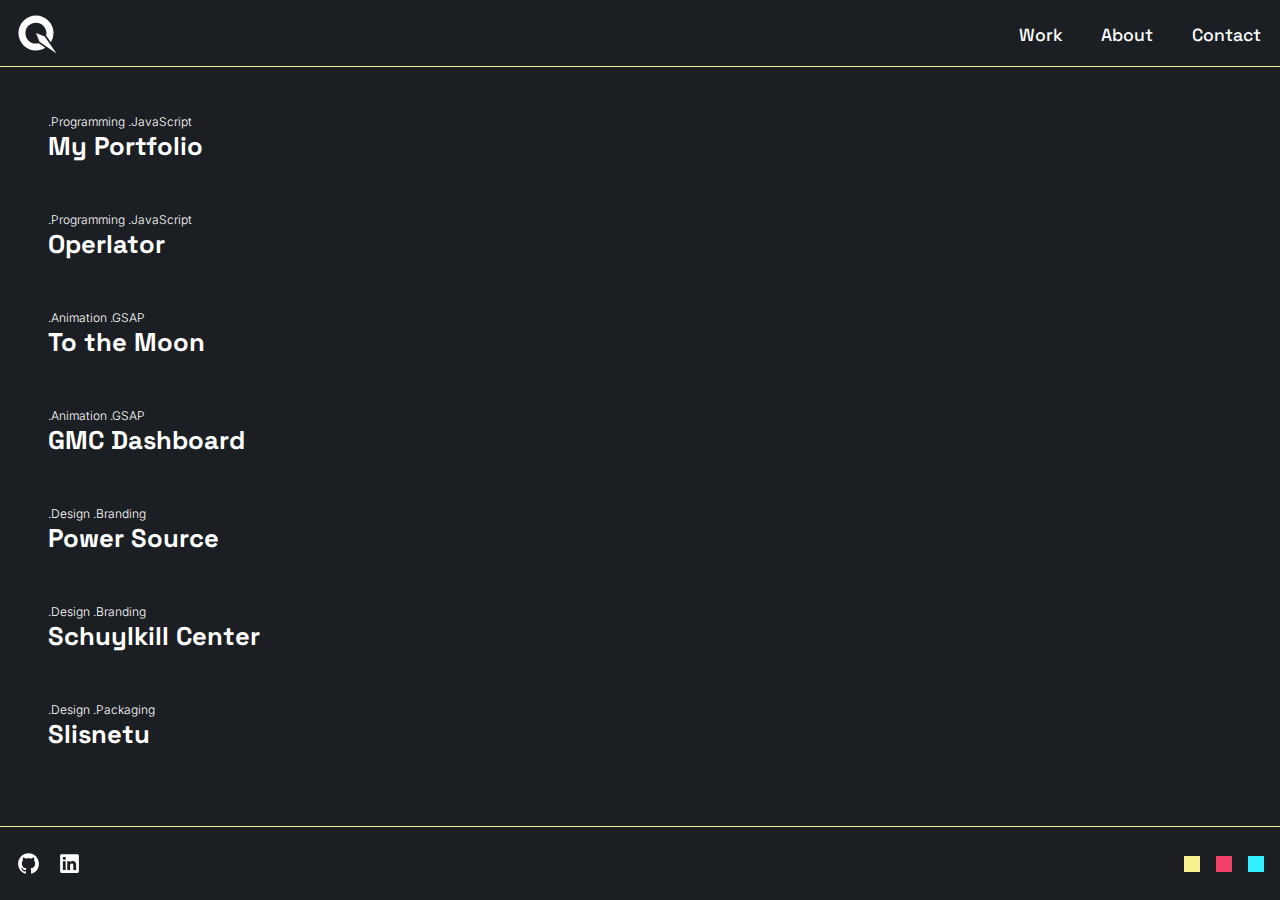
<file: index.html>
<!DOCTYPE html>
<html lang="en">
  <head>
    <meta charset="UTF-8" />
    <meta name="viewport" content="width=device-width, initial-scale=1.0" />
    <link
      href="https://fonts.googleapis.com/css2?family=Inter:ital,opsz,wght@0,14..32,100..900;1,14..32,100..900&family=Space+Grotesk:wght@300..700&display=swap"
      rel="stylesheet"
    />
    <link rel="stylesheet" href="global.css" />
    <link rel="stylesheet" href="main.css" />
    <title>Portfolio</title>
  </head>
  <body>
    <header>
      <section class="header-container">
        <a href="index.html">
          <svg viewBox="0 0 250 250" class="logo">
            <path
              class="st0"
              d="m125 125 15.65 39.1 75.75 52.3-52.34-75.68z"
              id="q2"
            />
            <path
              class="st0"
              d="M137.59 170.63c-4.09 1.16-8.4 1.8-12.86 1.8-25.89 0-46.87-20.98-46.87-46.87 0-13.14 5.41-25.01 14.13-33.52l-.07-.19.2.07c8.44-8.18 19.93-13.22 32.61-13.22 25.89 0 46.87 20.98 46.87 46.87 0 3.83-.47 7.54-1.33 11.1l21.09 29.98a77.958 77.958 0 0 0 11.99-41.64c0-43.27-35.08-78.35-78.35-78.35S46.65 81.73 46.65 125s35.08 78.35 78.35 78.35c15.37 0 29.7-4.45 41.8-12.1l-29.21-20.62z"
              id="q1"
            />
          </svg>
        </a>
        <nav class="nav-container">
          <a href="#" class="btn-work">Work</a>
          <a href="#" class="btn-about">About</a>
          <a href="#" class="btn-contact">Contact</a>
        </nav>
      </section>
    </header>
    <section class="main-container">
      <section class="content-container">
        <section class="work-section">
          <div class="works">
            <span>.Programming .JavaScript</span>
            <a href="https://github.com/Nexqz/portfolio" target="_blank">
              <h1>My Portfolio</h1>
            </a>
          </div>

          <div class="works">
            <span>.Programming .JavaScript</span>
            <a href="https://nexqz.github.io/operlator" target="_blank">
              <h1>Operlator</h1>
            </a>
          </div>

          <div class="works">
            <span>.Animation .GSAP</span>
            <a href="projects/tothemoon.html">
              <h1>To the Moon</h1>
            </a>
          </div>

          <div class="works">
            <span>.Animation .GSAP</span>
            <a href="projects/dashboard.html">
              <h1>GMC Dashboard</h1>
            </a>
          </div>

          <div class="works">
            <span>.Design .Branding</span>
            <a href="projects/powersource.html">
              <h1>Power Source</h1>
            </a>
          </div>

          <div class="works">
            <span>.Design .Branding</span>
            <a href="projects/schuylkill.html">
              <h1>Schuylkill Center</h1>
            </a>
          </div>

          <div class="works">
            <span>.Design .Packaging</span>
            <a href="projects/slisnetu.html">
              <h1>Slisnetu</h1>
            </a>
          </div>
        </section>

        <section class="about-section">
          <div class="about-me">
            <img
              src="assets/about.jpg"
              alt="black and white chairs"
              class="about-img"
            />
            <p>
              Hello, I'm Qiujin Zou, a graphic designer and aspiring software
              engineer. I discovered my passion for software engineering while
              enjoying the challenge of spending long hours debugging code. With
              my background in design, I’m eager to learn software engineering
              skills to bring my creations to life with functionality. When I'm
              not coding or designing, I enjoy playing video games, exploring
              topics related to space and nature, and reading manhua.
            </p>
          </div>
        </section>

        <section class="contact-section">
          <div class="contact">
            <h2>Get in touch</h2>
            <form
              action="https://api.web3forms.com/submit"
              method="POST"
              class="form"
            >
              <input
                type="hidden"
                name="access_key"
                value="bf9f1d09-91ee-41ea-855a-9d54ebe282cd"
              />
              <input
                type="checkbox"
                name="botcheck"
                class="hidden"
                style="display: none"
              />
              <div class="contact-input">
                <h3>Name</h3>
                <input
                  type="text"
                  name="name"
                  class="contact-name input"
                  required
                />
              </div>

              <div class="contact-input">
                <h3>Email</h3>
                <input
                  type="email"
                  name="email"
                  class="contact-email input"
                  required
                />
              </div>

              <div class="contact-input">
                <h3>Message</h3>
                <textarea
                  name="message"
                  class="contact-message input"
                  required
                ></textarea>
              </div>
              <div class="btn-container">
                <!-- <div class="btn-send">Send</div> -->
                <button type="submit" class="btn-send">
                  <svg width="50" height="50" class="btn-svg">
                    <path
                      id="q3"
                      d="m0 24.745 14.822 6.351 34.671-6.349-34.664-6.318L0 24.745Z"
                    />
                  </svg>
                  Send
                </button>
              </div>
            </form>
          </div>
        </section>
      </section>
    </section>
    <footer>
      <section class="footer-container">
        <div class="btn-social">
          <a class="icons" href="https://github.com/Nexqz" target="_blank"
            ><svg>
              <path fill="#1B1E22" d="M0 0h25v25H0z" />
              <path
                class="github"
                fill-rule="evenodd"
                clip-rule="evenodd"
                d="M12.509 2.257c-5.765 0-10.425 4.695-10.425 10.503 0 4.642 2.986 8.572 7.128 9.963.518.105.708-.226.708-.504 0-.244-.017-1.078-.017-1.948-2.9.627-3.504-1.252-3.504-1.252-.466-1.217-1.157-1.53-1.157-1.53-.95-.643.07-.643.07-.643 1.052.07 1.605 1.078 1.605 1.078.931 1.6 2.433 1.148 3.037.87.086-.679.363-1.148.656-1.409-2.313-.244-4.746-1.148-4.746-5.182 0-1.148.414-2.086 1.07-2.817-.104-.26-.466-1.339.103-2.782 0 0 .88-.278 2.865 1.078.85-.23 1.727-.347 2.607-.348.88 0 1.777.122 2.606.348C17.1 6.326 17.98 6.604 17.98 6.604c.57 1.443.207 2.521.104 2.782.673.73 1.07 1.67 1.07 2.817 0 4.034-2.434 4.921-4.764 5.182.38.33.708.956.708 1.947 0 1.409-.017 2.54-.017 2.887 0 .278.19.609.707.504a10.495 10.495 0 0 0 7.129-9.963c.017-5.808-4.66-10.503-10.408-10.503Z"
                fill="#fff"
              /></svg
          ></a>

          <a
            class="icons"
            href="https://www.linkedin.com/in/qiujin-zou-813805162/"
            target="_blank"
            ><svg>
              <path fill="#1B1E22" d="M0 0h25v25H0z" />
              <path
                class="linkedin"
                d="M21.875 4.504v15.992a1.379 1.379 0 0 1-1.379 1.379H4.504a1.379 1.379 0 0 1-1.379-1.379V4.504a1.379 1.379 0 0 1 1.379-1.379h15.992a1.379 1.379 0 0 1 1.379 1.379ZM8.64 10.294H5.882v8.824H8.64v-8.824Zm.248-3.033a1.588 1.588 0 0 0-1.577-1.6h-.05a1.6 1.6 0 0 0 0 3.2 1.588 1.588 0 0 0 1.627-1.55v-.05Zm10.23 6.496c0-2.652-1.688-3.684-3.364-3.684a3.144 3.144 0 0 0-2.79 1.423h-.078v-1.202h-2.592v8.824h2.758v-4.693a1.83 1.83 0 0 1 1.654-1.975h.105c.877 0 1.527.552 1.527 1.942v4.726h2.758l.022-5.36Z"
                fill="#fff"
              /></svg
          ></a>
        </div>

        <!-- <div class="copyright">&copy qiu</div> -->

        <div class="btn-colors">
          <div class="btn-yellow"></div>
          <div class="btn-red"></div>
          <div class="btn-blue"></div>
        </div>
      </section>
    </footer>
    <script src="scripts.js"></script>
  </body>
</html>
</file>
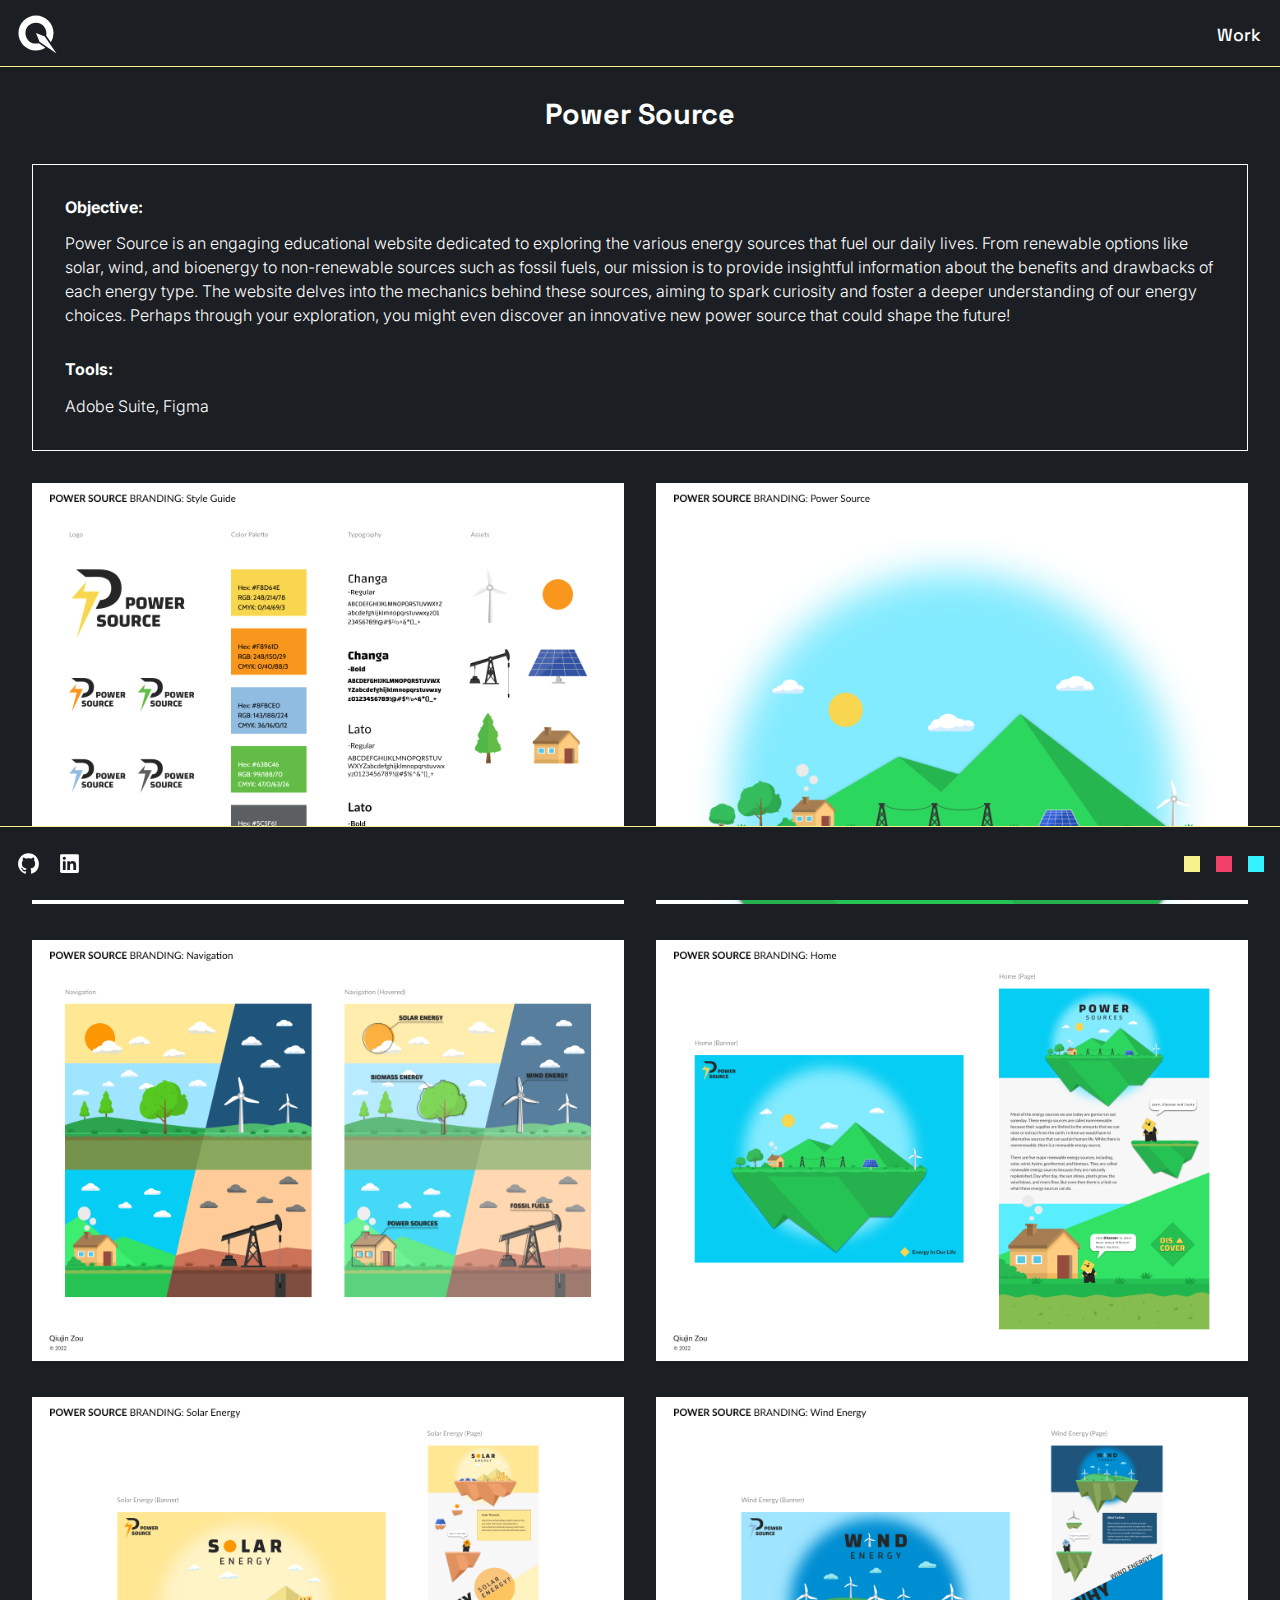
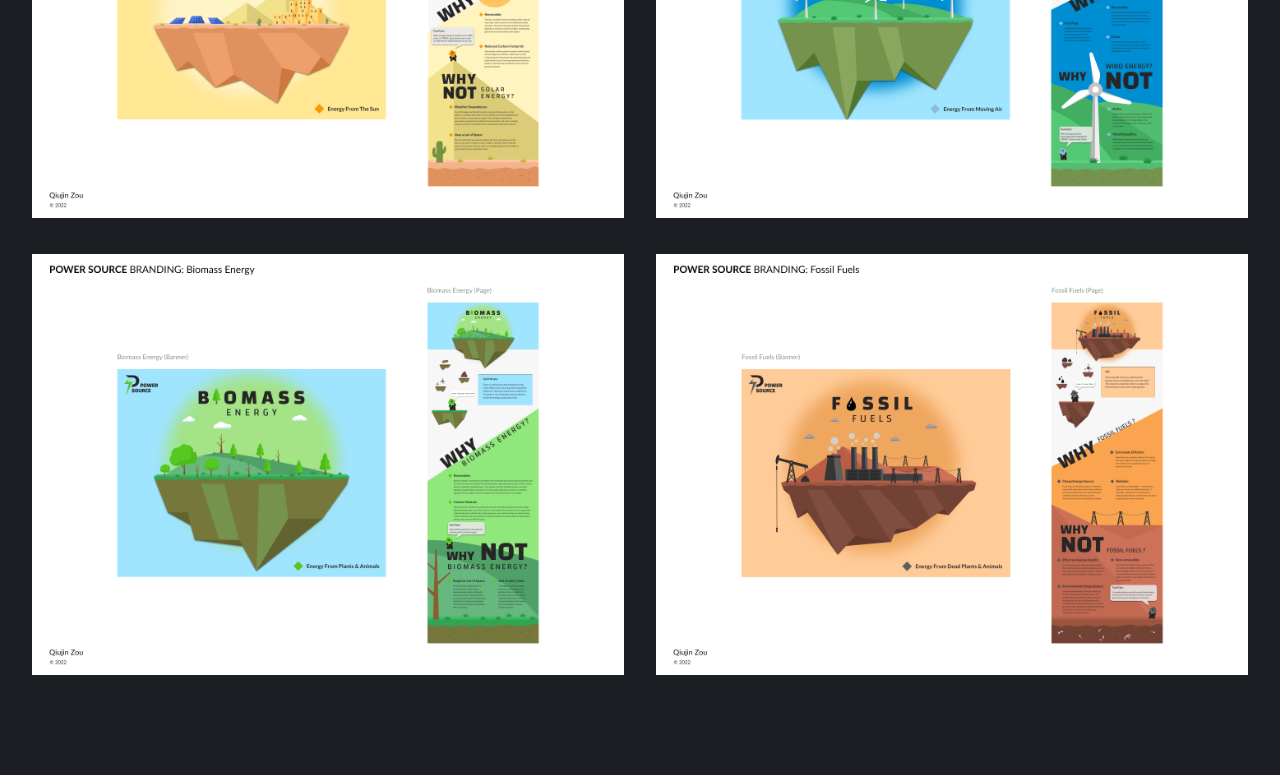
<file: projects/powersource.html>
<!DOCTYPE html>
<html lang="en">
  <head>
    <meta charset="UTF-8" />
    <meta name="viewport" content="width=device-width, initial-scale=1.0" />
    <link
      href="https://fonts.googleapis.com/css2?family=Inter:ital,opsz,wght@0,14..32,100..900;1,14..32,100..900&family=Space+Grotesk:wght@300..700&display=swap"
      rel="stylesheet"
    />
    <link
      rel="stylesheet"
      href="https://cdn.jsdelivr.net/npm/@fancyapps/ui@5.0/dist/fancybox/fancybox.css"
    />
    <link rel="stylesheet" href="../global.css" />
    <link rel="stylesheet" href="../css/powersource.css" />
    <title>Schuylkill Center</title>
  </head>
  <body>
    <header>
      <section class="header-container">
        <a href="../index.html">
          <svg viewBox="0 0 250 250" class="logo">
            <path
              class="st0"
              d="m125 125 15.65 39.1 75.75 52.3-52.34-75.68z"
              id="q2"
            />
            <path
              class="st0"
              d="M137.59 170.63c-4.09 1.16-8.4 1.8-12.86 1.8-25.89 0-46.87-20.98-46.87-46.87 0-13.14 5.41-25.01 14.13-33.52l-.07-.19.2.07c8.44-8.18 19.93-13.22 32.61-13.22 25.89 0 46.87 20.98 46.87 46.87 0 3.83-.47 7.54-1.33 11.1l21.09 29.98a77.958 77.958 0 0 0 11.99-41.64c0-43.27-35.08-78.35-78.35-78.35S46.65 81.73 46.65 125s35.08 78.35 78.35 78.35c15.37 0 29.7-4.45 41.8-12.1l-29.21-20.62z"
              id="q1"
            />
          </svg>
        </a>
        <nav class="nav-container">
          <a href="../index.html" class="btn-work">Work</a>
        </nav>
      </section>
    </header>
    <section class="projects-container">
      <section class="content-container">
        <h1>Power Source</h1>
        <div class="heading-section">
          <div class="objective">
            <h2>Objective:</h2>
            <p>
              Power Source is an engaging educational website dedicated to
              exploring the various energy sources that fuel our daily lives.
              From renewable options like solar, wind, and bioenergy to
              non-renewable sources such as fossil fuels, our mission is to
              provide insightful information about the benefits and drawbacks of
              each energy type. The website delves into the mechanics behind
              these sources, aiming to spark curiosity and foster a deeper
              understanding of our energy choices. Perhaps through your
              exploration, you might even discover an innovative new power
              source that could shape the future!
            </p>
          </div>

          <div class="tools">
            <h2>Tools:</h2>
            <p>Adobe Suite, Figma</p>
          </div>
        </div>

        <div class="image-section">
          <a
            href="../assets/powersource/style.jpg"
            data-fancybox="gallery"
            data-caption="Style Guide"
          >
            <img src="../assets/powersource/style.jpg" />
          </a>

          <a
            href="../assets/powersource/source.jpg"
            data-fancybox="gallery"
            data-caption="Power Source"
          >
            <img src="../assets/powersource/source.jpg" />
          </a>

          <a
            href="../assets/powersource/nav.jpg"
            data-fancybox="gallery"
            data-caption="Navigation"
          >
            <img src="../assets/powersource/nav.jpg" />
          </a>

          <a
            href="../assets/powersource/home.jpg"
            data-fancybox="gallery"
            data-caption="Home Page"
          >
            <img src="../assets/powersource/home.jpg" />
          </a>

          <a
            href="../assets/powersource/solar.jpg"
            data-fancybox="gallery"
            data-caption="Solar Energy Page"
          >
            <img src="../assets/powersource/solar.jpg" />
          </a>

          <a
            href="../assets/powersource/wind.jpg"
            data-fancybox="gallery"
            data-caption="Wind Energy Page"
          >
            <img src="../assets/powersource/wind.jpg" />
          </a>

          <a
            href="../assets/powersource/biomass.jpg"
            data-fancybox="gallery"
            data-caption="Biomass Energy Page"
          >
            <img src="../assets/powersource/biomass.jpg" />
          </a>

          <a
            href="../assets/powersource/fossil.jpg"
            data-fancybox="gallery"
            data-caption="Fossil Fuels Page"
          >
            <img src="../assets/powersource/fossil.jpg" />
          </a>
        </div>
      </section>
    </section>

    <footer>
      <section class="footer-container">
        <div class="btn-social">
          <a class="icons" href="https://github.com/Nexqz" target="_blank"
            ><svg>
              <path fill="#1B1E22" d="M0 0h25v25H0z" />
              <path
                class="github"
                fill-rule="evenodd"
                clip-rule="evenodd"
                d="M12.509 2.257c-5.765 0-10.425 4.695-10.425 10.503 0 4.642 2.986 8.572 7.128 9.963.518.105.708-.226.708-.504 0-.244-.017-1.078-.017-1.948-2.9.627-3.504-1.252-3.504-1.252-.466-1.217-1.157-1.53-1.157-1.53-.95-.643.07-.643.07-.643 1.052.07 1.605 1.078 1.605 1.078.931 1.6 2.433 1.148 3.037.87.086-.679.363-1.148.656-1.409-2.313-.244-4.746-1.148-4.746-5.182 0-1.148.414-2.086 1.07-2.817-.104-.26-.466-1.339.103-2.782 0 0 .88-.278 2.865 1.078.85-.23 1.727-.347 2.607-.348.88 0 1.777.122 2.606.348C17.1 6.326 17.98 6.604 17.98 6.604c.57 1.443.207 2.521.104 2.782.673.73 1.07 1.67 1.07 2.817 0 4.034-2.434 4.921-4.764 5.182.38.33.708.956.708 1.947 0 1.409-.017 2.54-.017 2.887 0 .278.19.609.707.504a10.495 10.495 0 0 0 7.129-9.963c.017-5.808-4.66-10.503-10.408-10.503Z"
                fill="#fff"
              /></svg
          ></a>

          <a
            class="icons"
            href="https://www.linkedin.com/in/qiujin-zou-813805162/"
            target="_blank"
            ><svg>
              <path fill="#1B1E22" d="M0 0h25v25H0z" />
              <path
                class="linkedin"
                d="M21.875 4.504v15.992a1.379 1.379 0 0 1-1.379 1.379H4.504a1.379 1.379 0 0 1-1.379-1.379V4.504a1.379 1.379 0 0 1 1.379-1.379h15.992a1.379 1.379 0 0 1 1.379 1.379ZM8.64 10.294H5.882v8.824H8.64v-8.824Zm.248-3.033a1.588 1.588 0 0 0-1.577-1.6h-.05a1.6 1.6 0 0 0 0 3.2 1.588 1.588 0 0 0 1.627-1.55v-.05Zm10.23 6.496c0-2.652-1.688-3.684-3.364-3.684a3.144 3.144 0 0 0-2.79 1.423h-.078v-1.202h-2.592v8.824h2.758v-4.693a1.83 1.83 0 0 1 1.654-1.975h.105c.877 0 1.527.552 1.527 1.942v4.726h2.758l.022-5.36Z"
                fill="#fff"
              /></svg
          ></a>
        </div>

        <!-- <div class="copyright">&copy qiu</div> -->

        <div class="btn-colors">
          <div class="btn-yellow"></div>
          <div class="btn-red"></div>
          <div class="btn-blue"></div>
        </div>
      </section>
    </footer>
    <script src="https://cdn.jsdelivr.net/npm/@fancyapps/ui@5.0/dist/fancybox/fancybox.umd.js"></script>
    <script src="../scripts.js"></script>
    <script>
      Fancybox.bind('[data-fancybox="gallery"]', {});
    </script>
  </body>
</html>
</file>
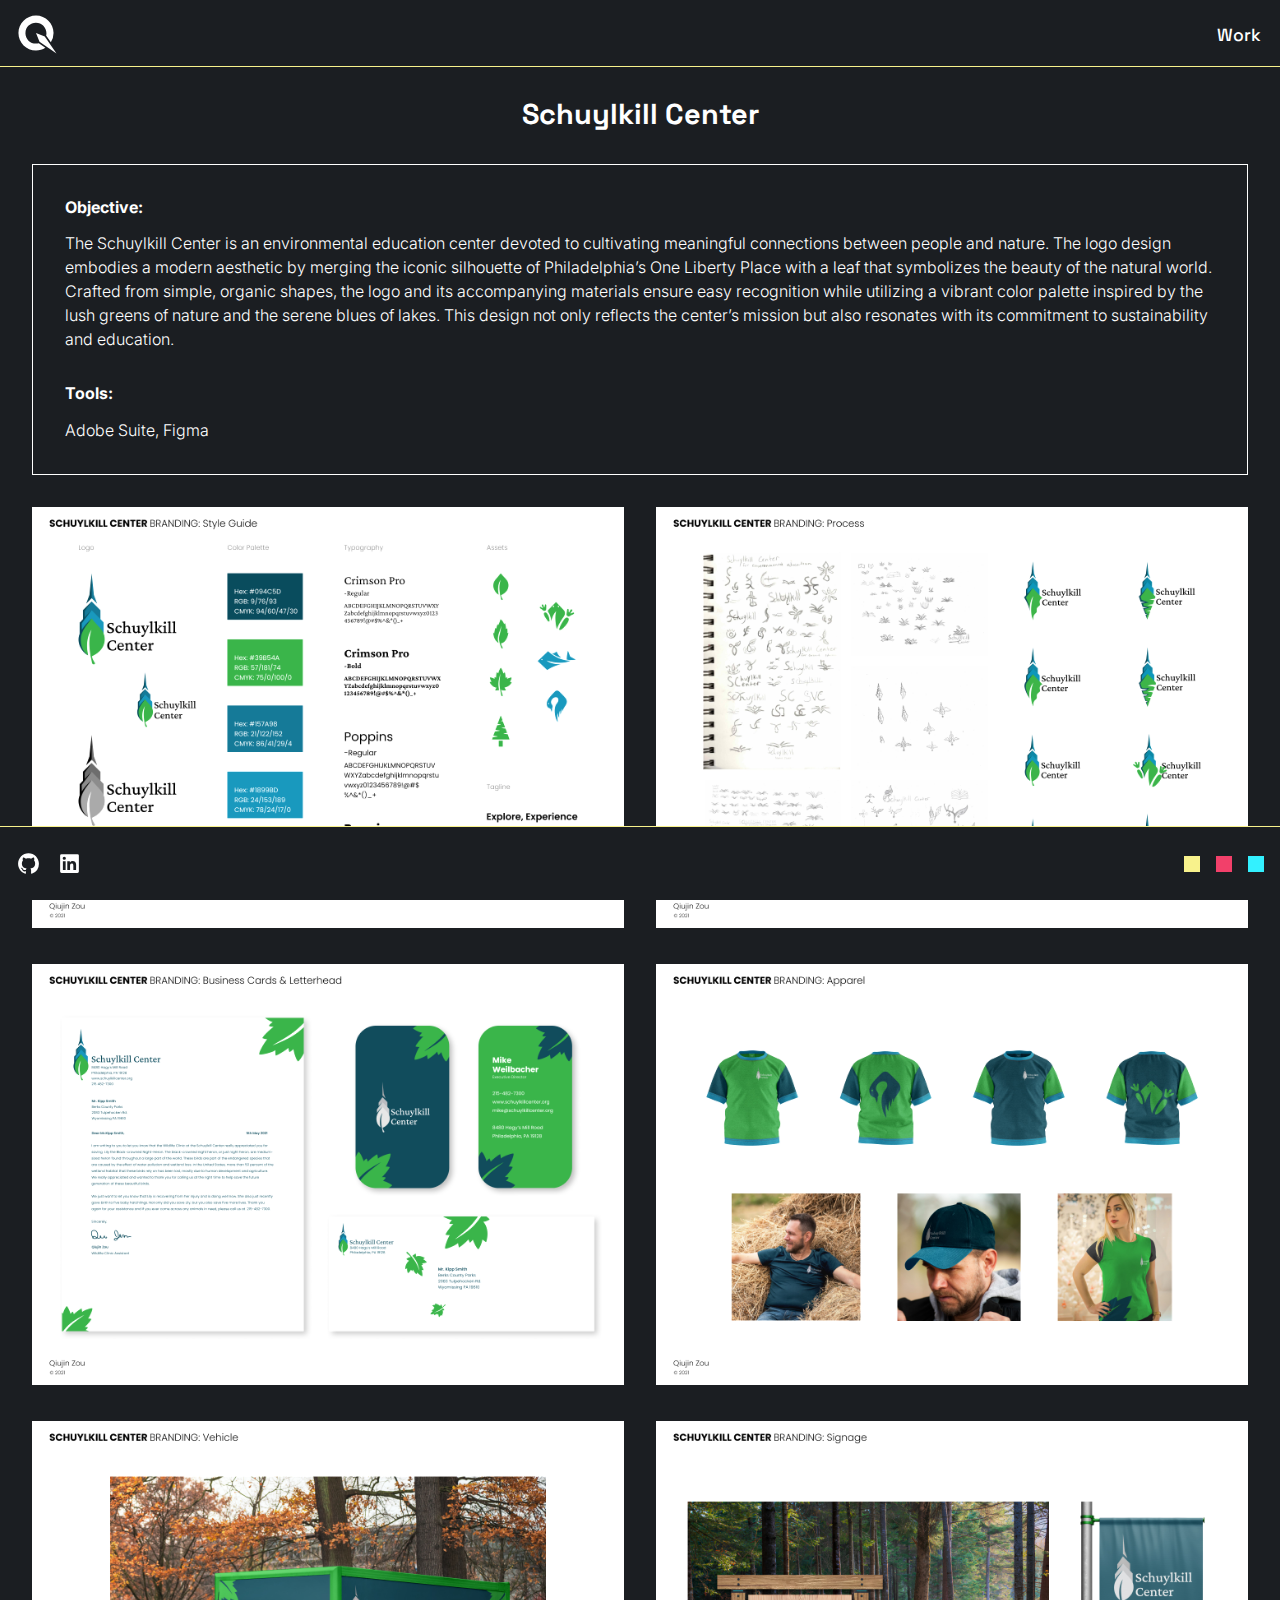
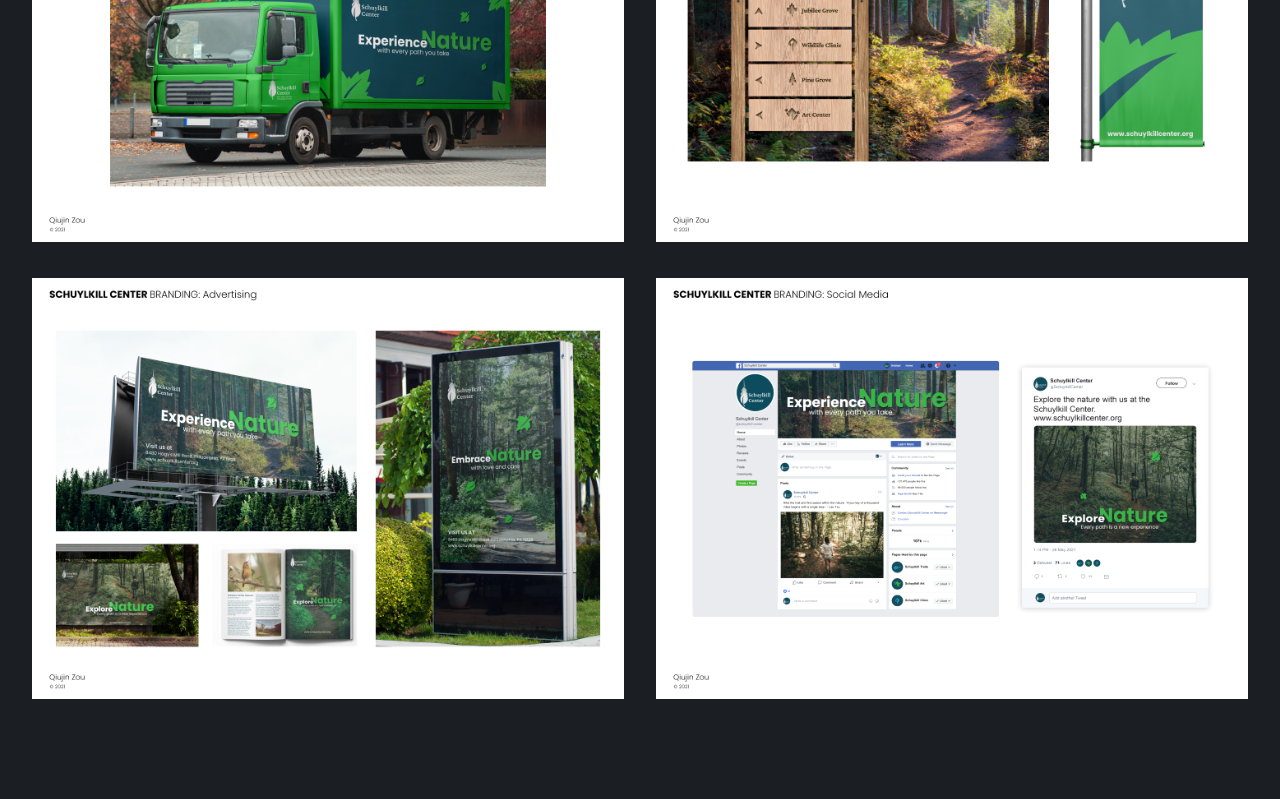
<file: projects/schuylkill.html>
<!DOCTYPE html>
<html lang="en">
  <head>
    <meta charset="UTF-8" />
    <meta name="viewport" content="width=device-width, initial-scale=1.0" />
    <link
      href="https://fonts.googleapis.com/css2?family=Inter:ital,opsz,wght@0,14..32,100..900;1,14..32,100..900&family=Space+Grotesk:wght@300..700&display=swap"
      rel="stylesheet"
    />
    <link
      rel="stylesheet"
      href="https://cdn.jsdelivr.net/npm/@fancyapps/ui@5.0/dist/fancybox/fancybox.css"
    />
    <link rel="stylesheet" href="../global.css" />
    <link rel="stylesheet" href="../css/schuylkill.css" />
    <title>Schuylkill Center</title>
  </head>
  <body>
    <header>
      <section class="header-container">
        <a href="../index.html">
          <svg viewBox="0 0 250 250" class="logo">
            <path
              class="st0"
              d="m125 125 15.65 39.1 75.75 52.3-52.34-75.68z"
              id="q2"
            />
            <path
              class="st0"
              d="M137.59 170.63c-4.09 1.16-8.4 1.8-12.86 1.8-25.89 0-46.87-20.98-46.87-46.87 0-13.14 5.41-25.01 14.13-33.52l-.07-.19.2.07c8.44-8.18 19.93-13.22 32.61-13.22 25.89 0 46.87 20.98 46.87 46.87 0 3.83-.47 7.54-1.33 11.1l21.09 29.98a77.958 77.958 0 0 0 11.99-41.64c0-43.27-35.08-78.35-78.35-78.35S46.65 81.73 46.65 125s35.08 78.35 78.35 78.35c15.37 0 29.7-4.45 41.8-12.1l-29.21-20.62z"
              id="q1"
            />
          </svg>
        </a>
        <nav class="nav-container">
          <a href="../index.html" class="btn-work">Work</a>
        </nav>
      </section>
    </header>
    <section class="projects-container">
      <section class="content-container">
        <h1>Schuylkill Center</h1>
        <div class="heading-section">
          <div class="objective">
            <h2>Objective:</h2>
            <p>
              The Schuylkill Center is an environmental education center devoted
              to cultivating meaningful connections between people and nature.
              The logo design embodies a modern aesthetic by merging the iconic
              silhouette of Philadelphia’s One Liberty Place with a leaf that
              symbolizes the beauty of the natural world. Crafted from simple,
              organic shapes, the logo and its accompanying materials ensure
              easy recognition while utilizing a vibrant color palette inspired
              by the lush greens of nature and the serene blues of lakes. This
              design not only reflects the center’s mission but also resonates
              with its commitment to sustainability and education.
            </p>
          </div>

          <div class="tools">
            <h2>Tools:</h2>
            <p>Adobe Suite, Figma</p>
          </div>
        </div>

        <div class="image-section">
          <a
            href="../assets/schuylkill/style.jpg"
            data-fancybox="gallery"
            data-caption="Style Guide"
          >
            <img src="../assets/schuylkill/style.jpg" />
          </a>

          <a
            href="../assets/schuylkill/process.jpg"
            data-fancybox="gallery"
            data-caption="Process"
          >
            <img src="../assets/schuylkill/process.jpg" />
          </a>

          <a
            href="../assets/schuylkill/cards.jpg"
            data-fancybox="gallery"
            data-caption="Business Cards & Letterhead"
          >
            <img src="../assets/schuylkill/cards.jpg" />
          </a>

          <a
            href="../assets/schuylkill/apparel.jpg"
            data-fancybox="gallery"
            data-caption="Apparel"
          >
            <img src="../assets/schuylkill/apparel.jpg" />
          </a>

          <a
            href="../assets/schuylkill/vehicle.jpg"
            data-fancybox="gallery"
            data-caption="Vehicle"
          >
            <img src="../assets/schuylkill/vehicle.jpg" />
          </a>

          <a
            href="../assets/schuylkill/signage.jpg"
            data-fancybox="gallery"
            data-caption="Signage"
          >
            <img src="../assets/schuylkill/signage.jpg" />
          </a>

          <a
            href="../assets/schuylkill/advertising.jpg"
            data-fancybox="gallery"
            data-caption="Advertising"
          >
            <img src="../assets/schuylkill/advertising.jpg" />
          </a>

          <a
            href="../assets/schuylkill/social.jpg"
            data-fancybox="gallery"
            data-caption="Social Media"
          >
            <img src="../assets/schuylkill/social.jpg" />
          </a>
        </div>
      </section>
    </section>

    <footer>
      <section class="footer-container">
        <div class="btn-social">
          <a class="icons" href="https://github.com/Nexqz" target="_blank"
            ><svg>
              <path fill="#1B1E22" d="M0 0h25v25H0z" />
              <path
                class="github"
                fill-rule="evenodd"
                clip-rule="evenodd"
                d="M12.509 2.257c-5.765 0-10.425 4.695-10.425 10.503 0 4.642 2.986 8.572 7.128 9.963.518.105.708-.226.708-.504 0-.244-.017-1.078-.017-1.948-2.9.627-3.504-1.252-3.504-1.252-.466-1.217-1.157-1.53-1.157-1.53-.95-.643.07-.643.07-.643 1.052.07 1.605 1.078 1.605 1.078.931 1.6 2.433 1.148 3.037.87.086-.679.363-1.148.656-1.409-2.313-.244-4.746-1.148-4.746-5.182 0-1.148.414-2.086 1.07-2.817-.104-.26-.466-1.339.103-2.782 0 0 .88-.278 2.865 1.078.85-.23 1.727-.347 2.607-.348.88 0 1.777.122 2.606.348C17.1 6.326 17.98 6.604 17.98 6.604c.57 1.443.207 2.521.104 2.782.673.73 1.07 1.67 1.07 2.817 0 4.034-2.434 4.921-4.764 5.182.38.33.708.956.708 1.947 0 1.409-.017 2.54-.017 2.887 0 .278.19.609.707.504a10.495 10.495 0 0 0 7.129-9.963c.017-5.808-4.66-10.503-10.408-10.503Z"
                fill="#fff"
              /></svg
          ></a>

          <a
            class="icons"
            href="https://www.linkedin.com/in/qiujin-zou-813805162/"
            target="_blank"
            ><svg>
              <path fill="#1B1E22" d="M0 0h25v25H0z" />
              <path
                class="linkedin"
                d="M21.875 4.504v15.992a1.379 1.379 0 0 1-1.379 1.379H4.504a1.379 1.379 0 0 1-1.379-1.379V4.504a1.379 1.379 0 0 1 1.379-1.379h15.992a1.379 1.379 0 0 1 1.379 1.379ZM8.64 10.294H5.882v8.824H8.64v-8.824Zm.248-3.033a1.588 1.588 0 0 0-1.577-1.6h-.05a1.6 1.6 0 0 0 0 3.2 1.588 1.588 0 0 0 1.627-1.55v-.05Zm10.23 6.496c0-2.652-1.688-3.684-3.364-3.684a3.144 3.144 0 0 0-2.79 1.423h-.078v-1.202h-2.592v8.824h2.758v-4.693a1.83 1.83 0 0 1 1.654-1.975h.105c.877 0 1.527.552 1.527 1.942v4.726h2.758l.022-5.36Z"
                fill="#fff"
              /></svg
          ></a>
        </div>

        <!-- <div class="copyright">&copy qiu</div> -->

        <div class="btn-colors">
          <div class="btn-yellow"></div>
          <div class="btn-red"></div>
          <div class="btn-blue"></div>
        </div>
      </section>
    </footer>
    <script src="https://cdn.jsdelivr.net/npm/@fancyapps/ui@5.0/dist/fancybox/fancybox.umd.js"></script>
    <script src="../scripts.js"></script>
    <script>
      Fancybox.bind('[data-fancybox="gallery"]', {});
    </script>
  </body>
</html>
</file>
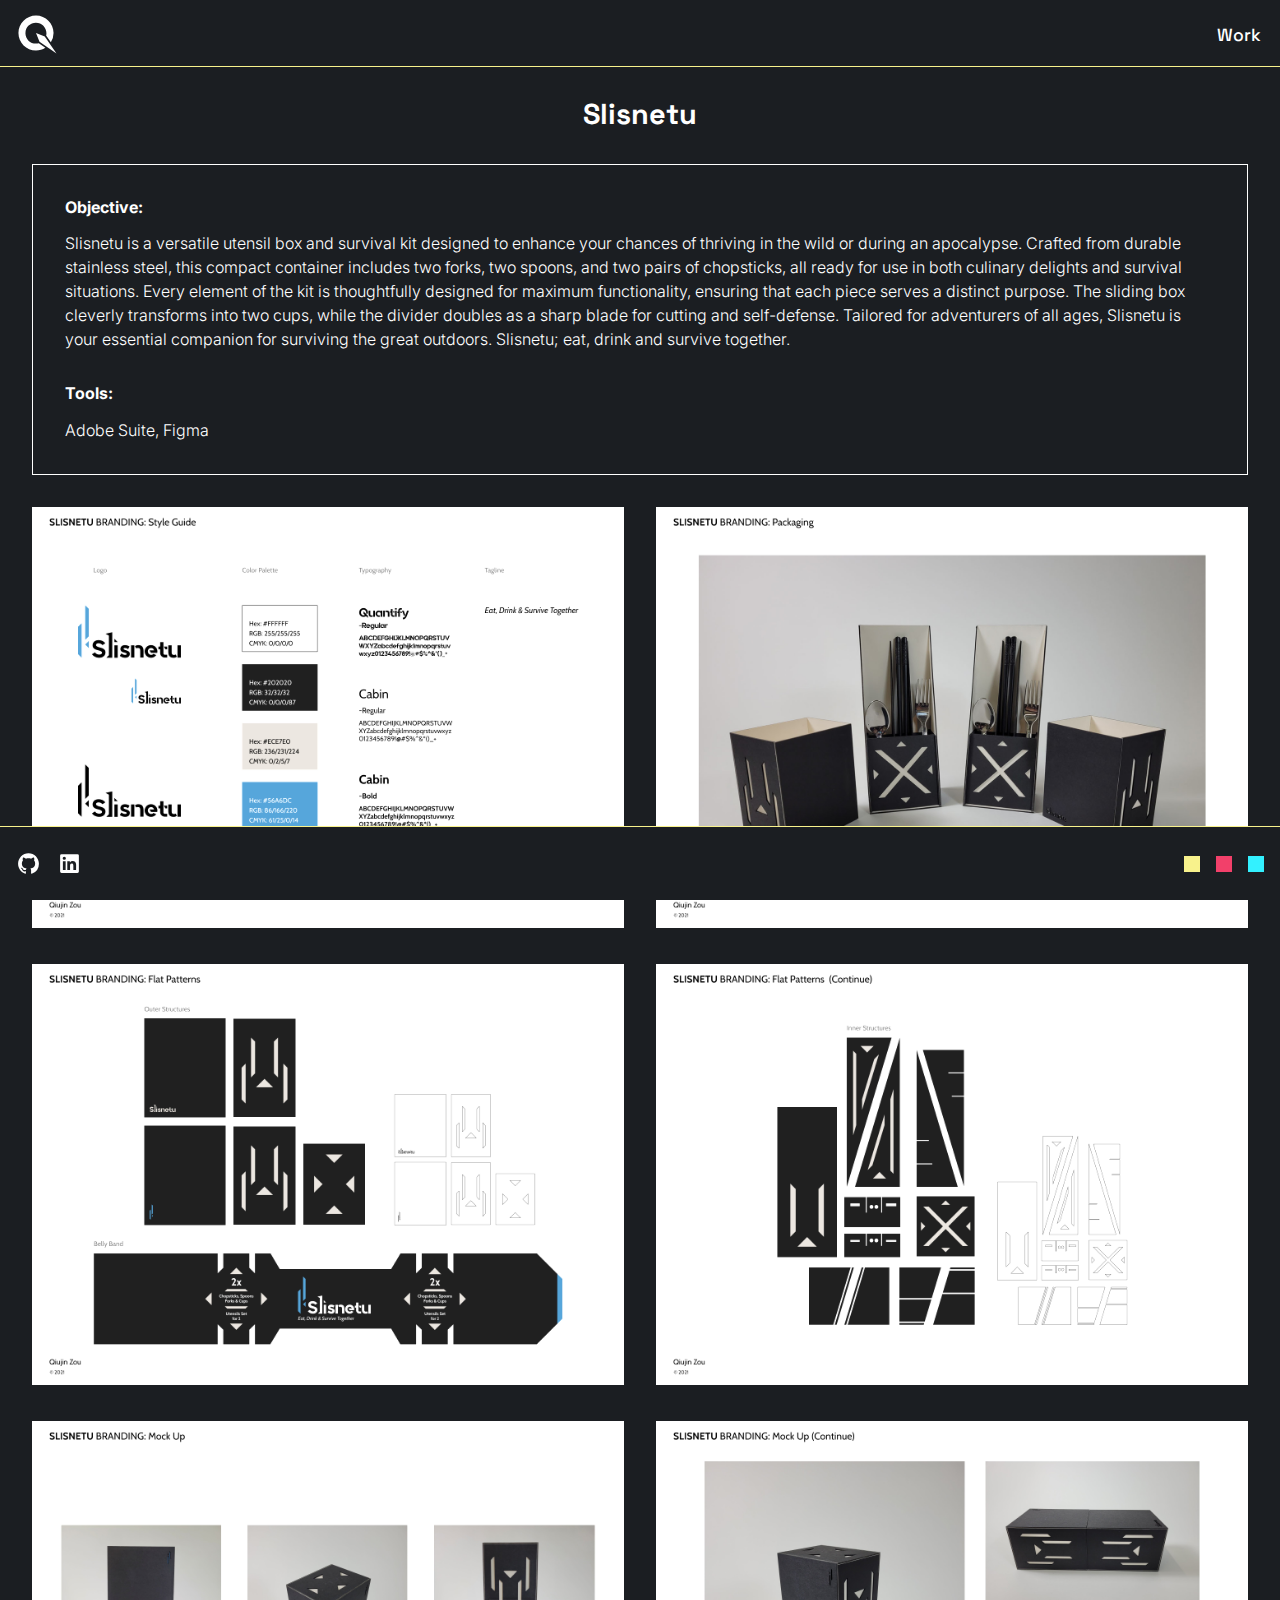
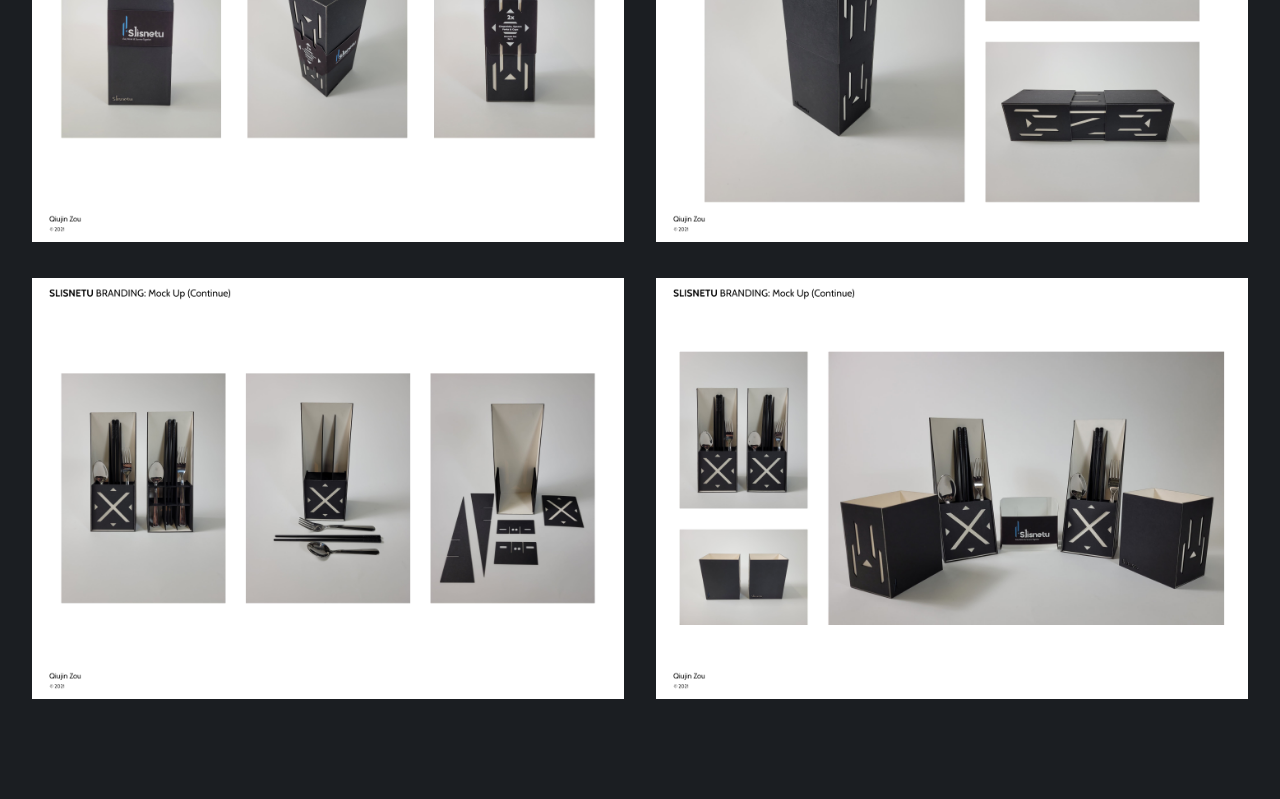
<file: projects/slisnetu.html>
<!DOCTYPE html>
<html lang="en">
  <head>
    <meta charset="UTF-8" />
    <meta name="viewport" content="width=device-width, initial-scale=1.0" />
    <link
      href="https://fonts.googleapis.com/css2?family=Inter:ital,opsz,wght@0,14..32,100..900;1,14..32,100..900&family=Space+Grotesk:wght@300..700&display=swap"
      rel="stylesheet"
    />
    <link
      rel="stylesheet"
      href="https://cdn.jsdelivr.net/npm/@fancyapps/ui@5.0/dist/fancybox/fancybox.css"
    />
    <link rel="stylesheet" href="../css/slisnetu.css" />
    <link rel="stylesheet" href="../global.css" />
    <title>Slisnetu</title>
  </head>
  <body>
    <header>
      <section class="header-container">
        <a href="../index.html">
          <svg viewBox="0 0 250 250" class="logo">
            <path
              class="st0"
              d="m125 125 15.65 39.1 75.75 52.3-52.34-75.68z"
              id="q2"
            />
            <path
              class="st0"
              d="M137.59 170.63c-4.09 1.16-8.4 1.8-12.86 1.8-25.89 0-46.87-20.98-46.87-46.87 0-13.14 5.41-25.01 14.13-33.52l-.07-.19.2.07c8.44-8.18 19.93-13.22 32.61-13.22 25.89 0 46.87 20.98 46.87 46.87 0 3.83-.47 7.54-1.33 11.1l21.09 29.98a77.958 77.958 0 0 0 11.99-41.64c0-43.27-35.08-78.35-78.35-78.35S46.65 81.73 46.65 125s35.08 78.35 78.35 78.35c15.37 0 29.7-4.45 41.8-12.1l-29.21-20.62z"
              id="q1"
            />
          </svg>
        </a>
        <nav class="nav-container">
          <a href="../index.html" class="btn-work">Work</a>
        </nav>
      </section>
    </header>
    <section class="projects-container">
      <section class="content-container">
        <h1>Slisnetu</h1>
        <div class="heading-section">
          <div class="objective">
            <h2>Objective:</h2>
            <p>
              Slisnetu is a versatile utensil box and survival kit designed to
              enhance your chances of thriving in the wild or during an
              apocalypse. Crafted from durable stainless steel, this compact
              container includes two forks, two spoons, and two pairs of
              chopsticks, all ready for use in both culinary delights and
              survival situations. Every element of the kit is thoughtfully
              designed for maximum functionality, ensuring that each piece
              serves a distinct purpose. The sliding box cleverly transforms
              into two cups, while the divider doubles as a sharp blade for
              cutting and self-defense. Tailored for adventurers of all ages,
              Slisnetu is your essential companion for surviving the great
              outdoors. Slisnetu; eat, drink and survive together.
            </p>
          </div>

          <div class="tools">
            <h2>Tools:</h2>
            <p>Adobe Suite, Figma</p>
          </div>
        </div>

        <div class="image-section">
          <a
            href="../assets/slisnetu/style.jpg"
            data-fancybox="gallery"
            data-caption="Style Guide"
          >
            <img src="../assets/slisnetu/style.jpg" />
          </a>

          <a
            href="../assets/slisnetu/packaging.jpg"
            data-fancybox="gallery"
            data-caption="Packaging"
          >
            <img src="../assets/slisnetu/packaging.jpg" />
          </a>

          <a
            href="../assets/slisnetu/patterns-1.jpg"
            data-fancybox="gallery"
            data-caption="Patterns"
          >
            <img src="../assets/slisnetu/patterns-1.jpg" />
          </a>

          <a
            href="../assets/slisnetu/patterns-2.jpg"
            data-fancybox="gallery"
            data-caption="Patterns (Continue)"
          >
            <img src="../assets/slisnetu/patterns-2.jpg" />
          </a>

          <a
            href="../assets/slisnetu/mock-1.jpg"
            data-fancybox="gallery"
            data-caption="Mock Up"
          >
            <img src="../assets/slisnetu/mock-1.jpg" />
          </a>

          <a
            href="../assets/slisnetu/mock-2.jpg"
            data-fancybox="gallery"
            data-caption="Mock Up (Continue)"
          >
            <img src="../assets/slisnetu/mock-2.jpg" />
          </a>

          <a
            href="../assets/slisnetu/mock-3.jpg"
            data-fancybox="gallery"
            data-caption="Mock Up (Continue)"
          >
            <img src="../assets/slisnetu/mock-3.jpg" />
          </a>

          <a
            href="../assets/slisnetu/mock-4.jpg"
            data-fancybox="gallery"
            data-caption="Mock Up (Continue)"
          >
            <img src="../assets/slisnetu/mock-4.jpg" />
          </a>
        </div>
      </section>
    </section>

    <footer>
      <section class="footer-container">
        <div class="btn-social">
          <a class="icons" href="https://github.com/Nexqz" target="_blank"
            ><svg>
              <path fill="#1B1E22" d="M0 0h25v25H0z" />
              <path
                class="github"
                fill-rule="evenodd"
                clip-rule="evenodd"
                d="M12.509 2.257c-5.765 0-10.425 4.695-10.425 10.503 0 4.642 2.986 8.572 7.128 9.963.518.105.708-.226.708-.504 0-.244-.017-1.078-.017-1.948-2.9.627-3.504-1.252-3.504-1.252-.466-1.217-1.157-1.53-1.157-1.53-.95-.643.07-.643.07-.643 1.052.07 1.605 1.078 1.605 1.078.931 1.6 2.433 1.148 3.037.87.086-.679.363-1.148.656-1.409-2.313-.244-4.746-1.148-4.746-5.182 0-1.148.414-2.086 1.07-2.817-.104-.26-.466-1.339.103-2.782 0 0 .88-.278 2.865 1.078.85-.23 1.727-.347 2.607-.348.88 0 1.777.122 2.606.348C17.1 6.326 17.98 6.604 17.98 6.604c.57 1.443.207 2.521.104 2.782.673.73 1.07 1.67 1.07 2.817 0 4.034-2.434 4.921-4.764 5.182.38.33.708.956.708 1.947 0 1.409-.017 2.54-.017 2.887 0 .278.19.609.707.504a10.495 10.495 0 0 0 7.129-9.963c.017-5.808-4.66-10.503-10.408-10.503Z"
                fill="#fff"
              /></svg
          ></a>

          <a
            class="icons"
            href="https://www.linkedin.com/in/qiujin-zou-813805162/"
            target="_blank"
            ><svg>
              <path fill="#1B1E22" d="M0 0h25v25H0z" />
              <path
                class="linkedin"
                d="M21.875 4.504v15.992a1.379 1.379 0 0 1-1.379 1.379H4.504a1.379 1.379 0 0 1-1.379-1.379V4.504a1.379 1.379 0 0 1 1.379-1.379h15.992a1.379 1.379 0 0 1 1.379 1.379ZM8.64 10.294H5.882v8.824H8.64v-8.824Zm.248-3.033a1.588 1.588 0 0 0-1.577-1.6h-.05a1.6 1.6 0 0 0 0 3.2 1.588 1.588 0 0 0 1.627-1.55v-.05Zm10.23 6.496c0-2.652-1.688-3.684-3.364-3.684a3.144 3.144 0 0 0-2.79 1.423h-.078v-1.202h-2.592v8.824h2.758v-4.693a1.83 1.83 0 0 1 1.654-1.975h.105c.877 0 1.527.552 1.527 1.942v4.726h2.758l.022-5.36Z"
                fill="#fff"
              /></svg
          ></a>
        </div>

        <!-- <div class="copyright">&copy qiu</div> -->

        <div class="btn-colors">
          <div class="btn-yellow"></div>
          <div class="btn-red"></div>
          <div class="btn-blue"></div>
        </div>
      </section>
    </footer>
    <script src="https://cdn.jsdelivr.net/npm/@fancyapps/ui@5.0/dist/fancybox/fancybox.umd.js"></script>
    <script src="../scripts.js"></script>
    <script>
      Fancybox.bind('[data-fancybox="gallery"]', {});
    </script>
  </body>
</html>
</file>
<file: global.css>
/* Global SECTION */

:root {
  --black: #000000;
  --white: #ffffff;
  --eerie: #1b1e22;
  --main-color: #f8f28c;

  --yellow: #f8f28c;
  --red: #f2406a;
  --blue: #33f1ff;

  --main-font: "Space Grotesk", sans-serif;
  --body-font: "Inter", sans-serif;
}

* {
  margin: 0;
  padding: 0;
  box-sizing: border-box;
  font-size: 16px;
}

body {
  min-height: 100vh;
  background-color: var(--eerie);
  /* overflow-y: hidden; */
}

.header-container {
  position: fixed;
  display: flex;
  align-items: flex-end;
  justify-content: space-between;
  top: 0;
  left: 0;
  right: 0;
  max-width: 1440px;
  margin-inline: auto;
  border-bottom: 1px solid var(--main-color);
  background-color: var(--eerie);
}

.logo {
  width: 3.5rem;
  fill: var(--white);
  margin: 0.3rem 0.5rem;
  cursor: pointer;
}

.logo:hover {
  #q2 {
    fill: var(--main-color);
  }
}

.nav-container {
  display: flex;
}

nav a {
  color: var(--white);
  font-family: var(--main-font);
  font-weight: 500;
  font-size: 1.1rem;
  text-decoration: none;
  padding: 1.2rem;
}

nav a:hover {
  color: var(--main-color);
}

.main-container {
  padding: 3.5rem 0;
}

.content-container {
  /* border-left: 1px solid var(--main-color);
  border-right: 1px solid var(--main-color); */
  max-width: 1440px;
  max-height: 100%;
  margin: 0 auto;
  /* overflow-y: scroll; */
}

/* @media (max-height: 1200px) {
  .content-container {
    max-height: 86vh;
  }
}

@media (max-width: 992px) {
  .content-container {
    max-height: 84vh;
  }
}

@media (max-width: 768px) {
  .content-container {
    max-height: 80vh;
  }
} */

/* ::-webkit-scrollbar {
  width: 1px;
}

::-webkit-scrollbar-track {
  background: none;
}

::-webkit-scrollbar-thumb {
  background: var(--main-color);
} */

.footer-container {
  position: fixed;
  bottom: 0;
  left: 0;
  right: 0;
  display: flex;
  align-items: center;
  justify-content: space-between;
  max-width: 1440px;
  padding: 1.5rem 0;
  margin-inline: auto;
  background-color: var(--eerie);
  border-top: 1px solid var(--main-color);
}

.btn-social {
  display: flex;
}

svg {
  display: block;
}

.icons {
  margin-left: 1rem;
}

.btn-social svg {
  width: 25px;
  height: 25px;
}

/* .btn-social a {
  padding: 0 0 0 1rem;
} */

.btn-social a:hover {
  .github {
    fill: var(--main-color);
  }

  .linkedin {
    fill: var(--main-color);
  }
}

.copyright {
  font-family: var(--main-font);
  font-size: 1rem;
  font-weight: 300;
  color: var(--white);
}

.btn-colors {
  display: flex;
}

.btn-yellow {
  width: 1rem;
  height: 1rem;
  background-color: var(--yellow);
  cursor: pointer;
}

.btn-red {
  width: 1rem;
  height: 1rem;
  background-color: var(--red);
  margin: 0 1rem;
  cursor: pointer;
}

.btn-blue {
  width: 1rem;
  height: 1rem;
  background-color: var(--blue);
  margin-right: 1rem;
  cursor: pointer;
}

/* projects header */

.projects-container {
  color: var(--white);
  padding: 4rem 0;
}

.projects-container h1 {
  font-family: var(--main-font);
  margin: 2rem;
  font-size: 1.8rem;
  text-align: center;
}

.heading-section {
  border: 1px solid var(--white);
  margin: 0 2rem;
  padding: 2rem;
}

.heading-section p {
  line-height: 1.5rem;
  font-weight: 300;
}

.objective {
  font-family: var(--body-font);

  margin-bottom: 2rem;
}

.objective h2 {
  margin-bottom: 0.9rem;
  font-weight: 700;
}

.tools {
  font-family: var(--body-font);
}

.tools h2 {
  margin-bottom: 0.9rem;
  font-weight: 700;
}
</file>
<file: main.css>
/* MAIN SECTION */

.work-section {
  display: grid;
  grid-template-columns: repeat(12, 1fr);
  row-gap: 3rem;
}

.works {
  margin-left: 3rem;
  color: var(--white);
  grid-column: 1/5;
}

@media (max-width: 992px) {
  .work-section {
    display: grid;
    grid-template-columns: repeat(6, 1fr);
  }
}

.works:first-child {
  margin-top: 3.5rem;
}

.works:last-child {
  margin-bottom: 3.5rem;
}

/* @media (max-height: 992px) {
  .works:last-child {
    margin-bottom: 60rem;
  }
} */

/* @media (max-height: 768px) {
  .works:last-child {
    margin-bottom: 9rem;
  }
} */

.works h1 {
  font-family: var(--main-font);
  font-weight: 700;
  font-size: 1.6rem;
}

.works a {
  color: var(--white);
  text-decoration: none;
}

.works h1:hover {
  color: var(--main-color);
}

.works span {
  font-family: var(--body-font);
  font-weight: 300;
  font-size: 0.75rem;
}

.about-section {
  display: grid;
  grid-template-columns: repeat(12, 1fr);
  padding-top: 3rem;
  color: var(--white);
  font-family: var(--body-font);
  height: 88vh;
  margin: 0 3rem;
}

.about-img {
  width: 100%;
  margin-bottom: 2rem;
}

.about-me {
  grid-column: 4/10;
}

.about-me p {
  line-height: 1.5rem;
}

@media (max-width: 992px) {
  .about-section {
    display: grid;
    grid-template-columns: repeat(6, 1fr);
  }

  .about-me {
    grid-column: span 6;
  }

  .about-img {
    width: 100%;
  }
}

.contact-section {
  display: grid;
  grid-template-columns: repeat(12, 1fr);
  height: 88vh;
  /* overflow-y: hidden; */
}

.contact {
  display: flex;
  justify-content: center;
  align-items: center;
  flex-direction: column;
  grid-column: 9/13;
  margin: 1rem 0;
}

.contact h2 {
  text-align: center;
  font-family: var(--main-font);
  font-weight: 500;
  font-size: 2rem;
  color: var(--white);
  margin-bottom: 2.5rem;
}

@media (max-width: 992px) {
  .contact-section {
    display: grid;
    grid-template-columns: repeat(6, 1fr);
  }

  .contact {
    grid-column: span 6;
  }
}

.form {
  display: flex;
  align-items: center;
  flex-direction: column;
  gap: 1.5rem;
  margin-bottom: 2rem;
}

.input {
  background-color: var(--eerie);
  font-family: var(--main-font);
  font-weight: 100;
  padding: 0.3rem;
  color: var(--white);
  outline: none;
  border: none;
  border-left: 1px solid var(--main-color);
  border-right: 1px solid var(--main-color);
  border-bottom: 1px solid var(--main-color);
  box-shadow: 0 4px 4px 0 rgba(0, 0, 0, 0.5);
  width: 18rem;
}

.contact-input h3 {
  font-family: var(--main-font);
  font-weight: 100;
  color: var(--white);
  padding-bottom: 0.3rem;
}

.contact-message {
  height: 10rem;
}

.btn-container {
  display: flex;
  justify-content: flex-end;
  align-items: center;
  margin-left: 7.3rem;
  /* cursor: pointer; */
}

.btn-send {
  display: flex;
  align-items: center;
  font-family: var(--main-font);
  font-weight: 400;
  font-size: 1.2rem;
  color: var(--white);
  border: none;
  background-color: transparent;
  cursor: pointer;
}

#q3 {
  fill: var(--white);
}

@media (max-width: 992px) {
  #q3 {
    fill: var(--main-color);
    filter: drop-shadow(0 4px 4px rgb(0 0 0 / 0.5));
  }
}

/* #q3:hover {
  fill: var(--main-color);
} */

.btn-container:hover {
  #q3 {
    fill: var(--main-color);
    filter: drop-shadow(0 4px 4px rgb(0 0 0 / 0.5));
  }
}

.btn-svg {
  margin-right: 1rem;
}
</file>
<file: css/powersource.css>
img {
  width: 100%;
}

.image-section {
  display: grid;
  gap: 2rem;
  grid-template-columns: repeat(2, 1fr);
  margin: 2rem 2rem;
}

@media (max-width: 992px) {
  .image-section {
    grid-template-columns: 1fr;
    gap: 1rem;
  }
}

.fancybox__caption {
  font-family: var(--body-font);
}
</file>
<file: css/schuylkill.css>
img {
  width: 100%;
}

.image-section {
  display: grid;
  gap: 2rem;
  grid-template-columns: repeat(2, 1fr);
  margin: 2rem 2rem;
}

@media (max-width: 992px) {
  .image-section {
    grid-template-columns: 1fr;
    gap: 1rem;
  }
}

.fancybox__caption {
  font-family: var(--body-font);
}
</file>
<file: css/slisnetu.css>
img {
  width: 100%;
}

.image-section {
  display: grid;
  gap: 2rem;
  grid-template-columns: repeat(2, 1fr);
  margin: 2rem 2rem;
}

@media (max-width: 992px) {
  .image-section {
    grid-template-columns: 1fr;
    gap: 1rem;
  }
}

.fancybox__caption {
  font-family: var(--body-font);
}
</file>
